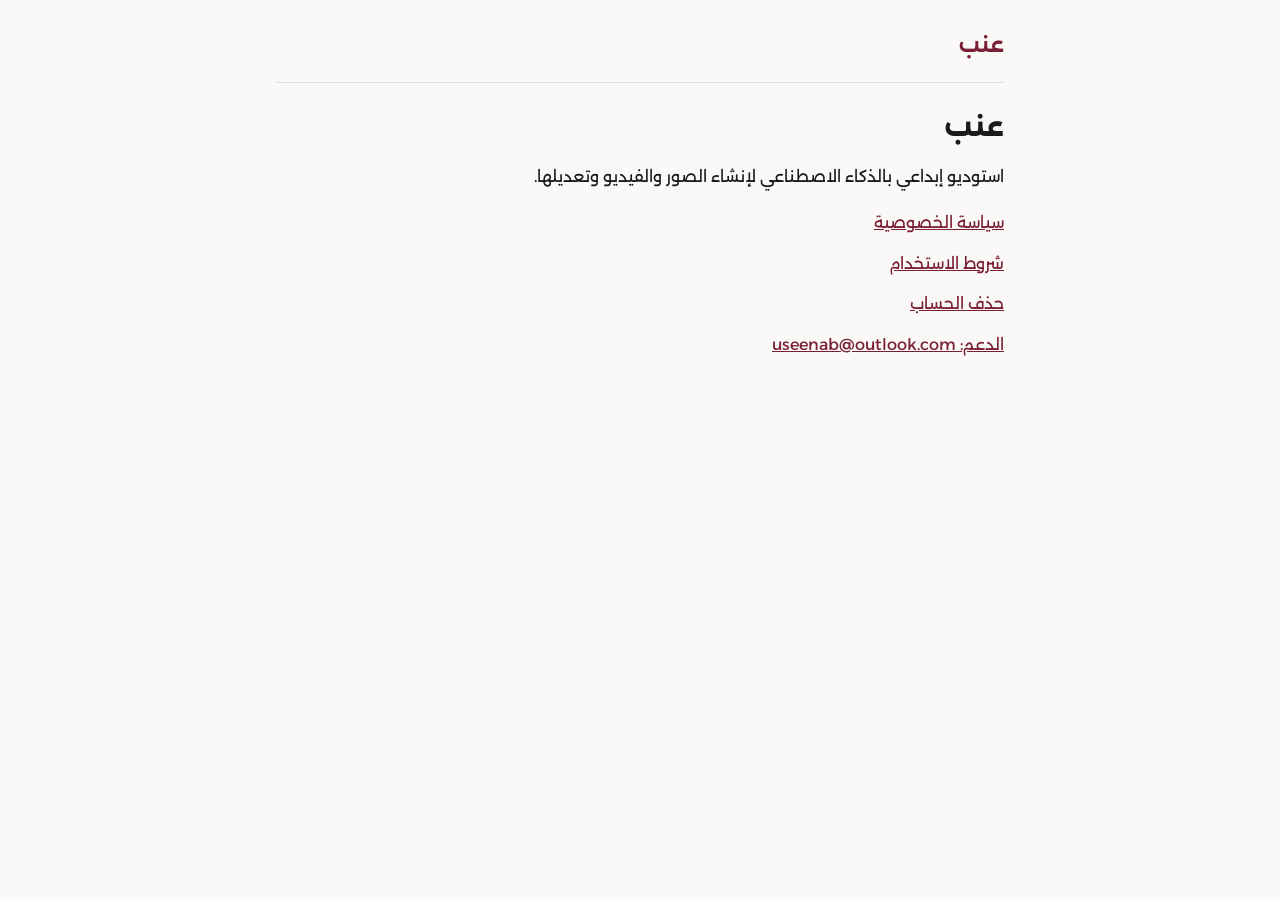
<file: index.html>
<!doctype html>
<html lang="ar" dir="rtl">
<head>
<meta charset="utf-8">
<meta name="viewport" content="width=device-width, initial-scale=1">
<title>عنب</title>
<link rel="stylesheet" href="style.css">
</head>
<body>
<main>
<header><a class="brand" href="./">عنب</a></header>
<h1>عنب</h1>
<p>استوديو إبداعي بالذكاء الاصطناعي لإنشاء الصور والفيديو وتعديلها.</p>
<ul class="links">
<li><a href="privacy.html">سياسة الخصوصية</a></li>
<li><a href="terms.html">شروط الاستخدام</a></li>
<li><a href="privacy.html#delete">حذف الحساب</a></li>
<li><a href="mailto:useenab@outlook.com">الدعم: useenab@outlook.com</a></li>
</ul>
</main>
</body>
</html>
</file>
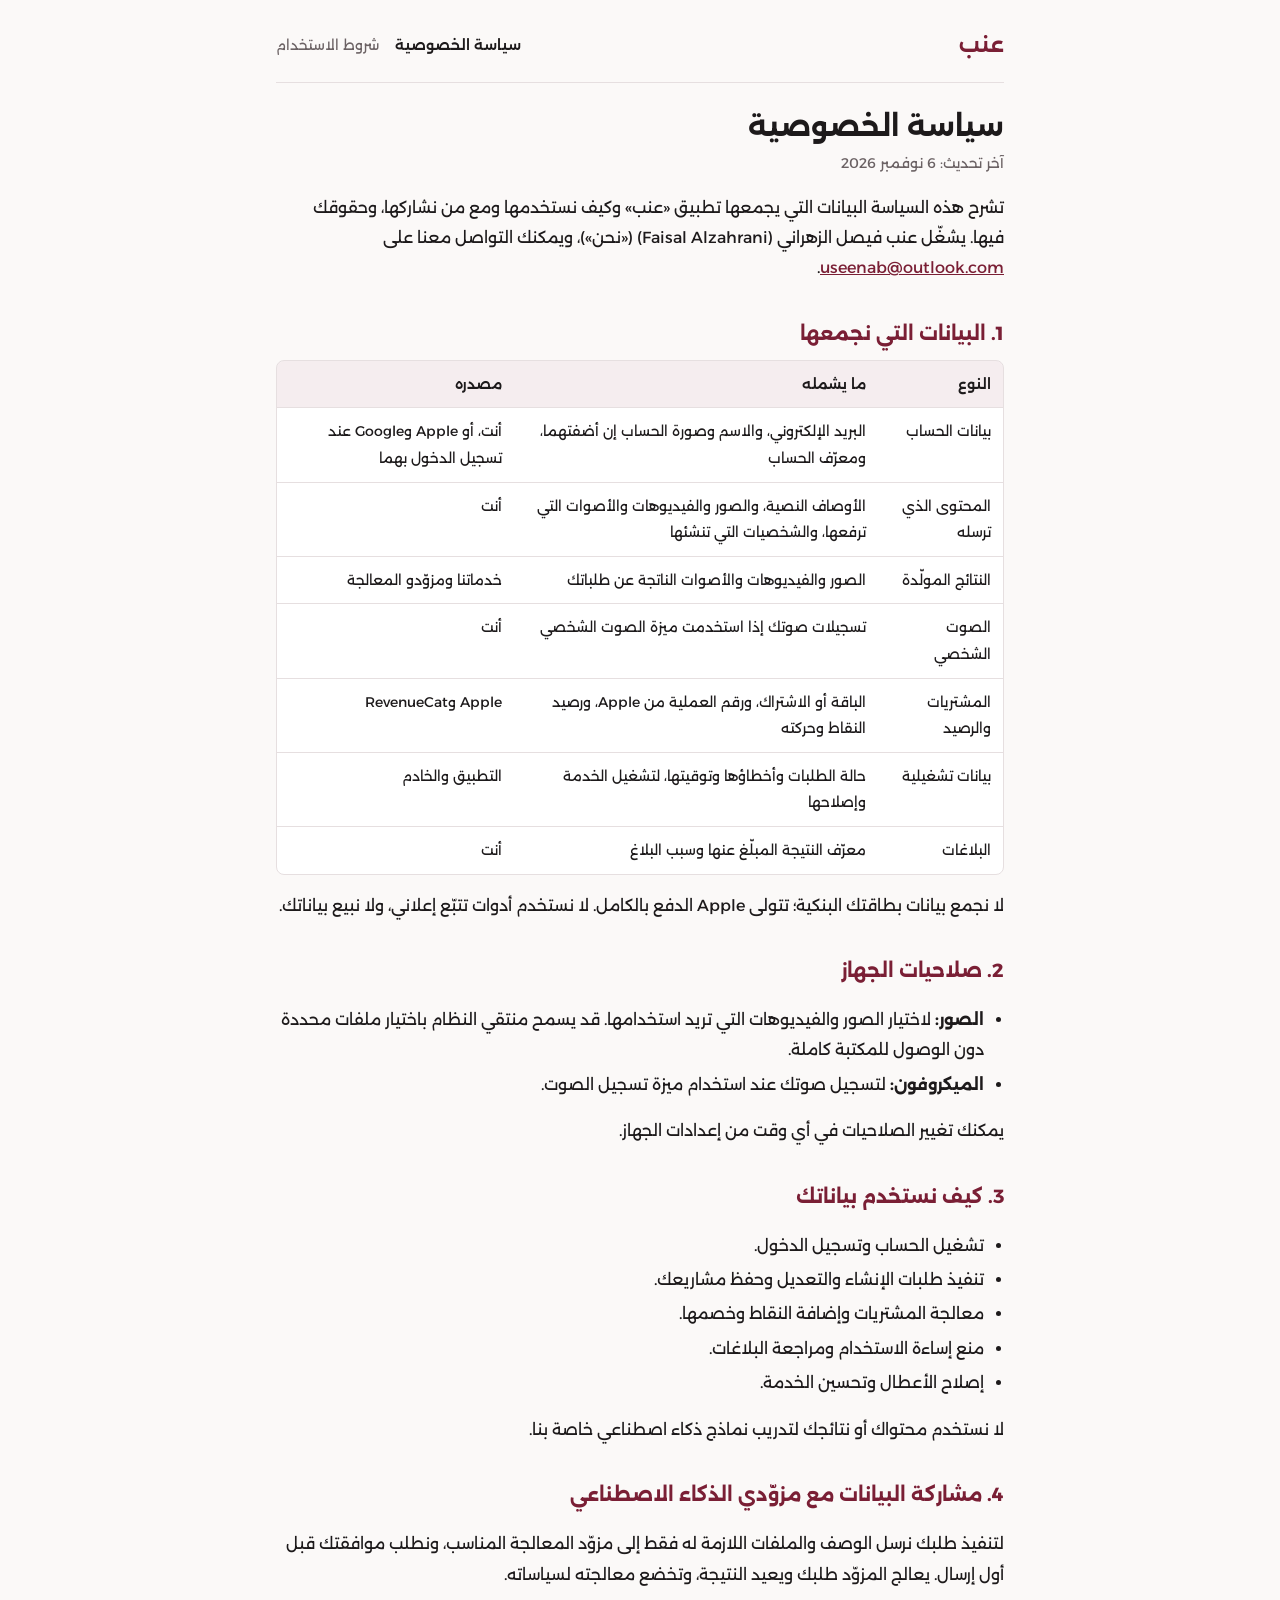
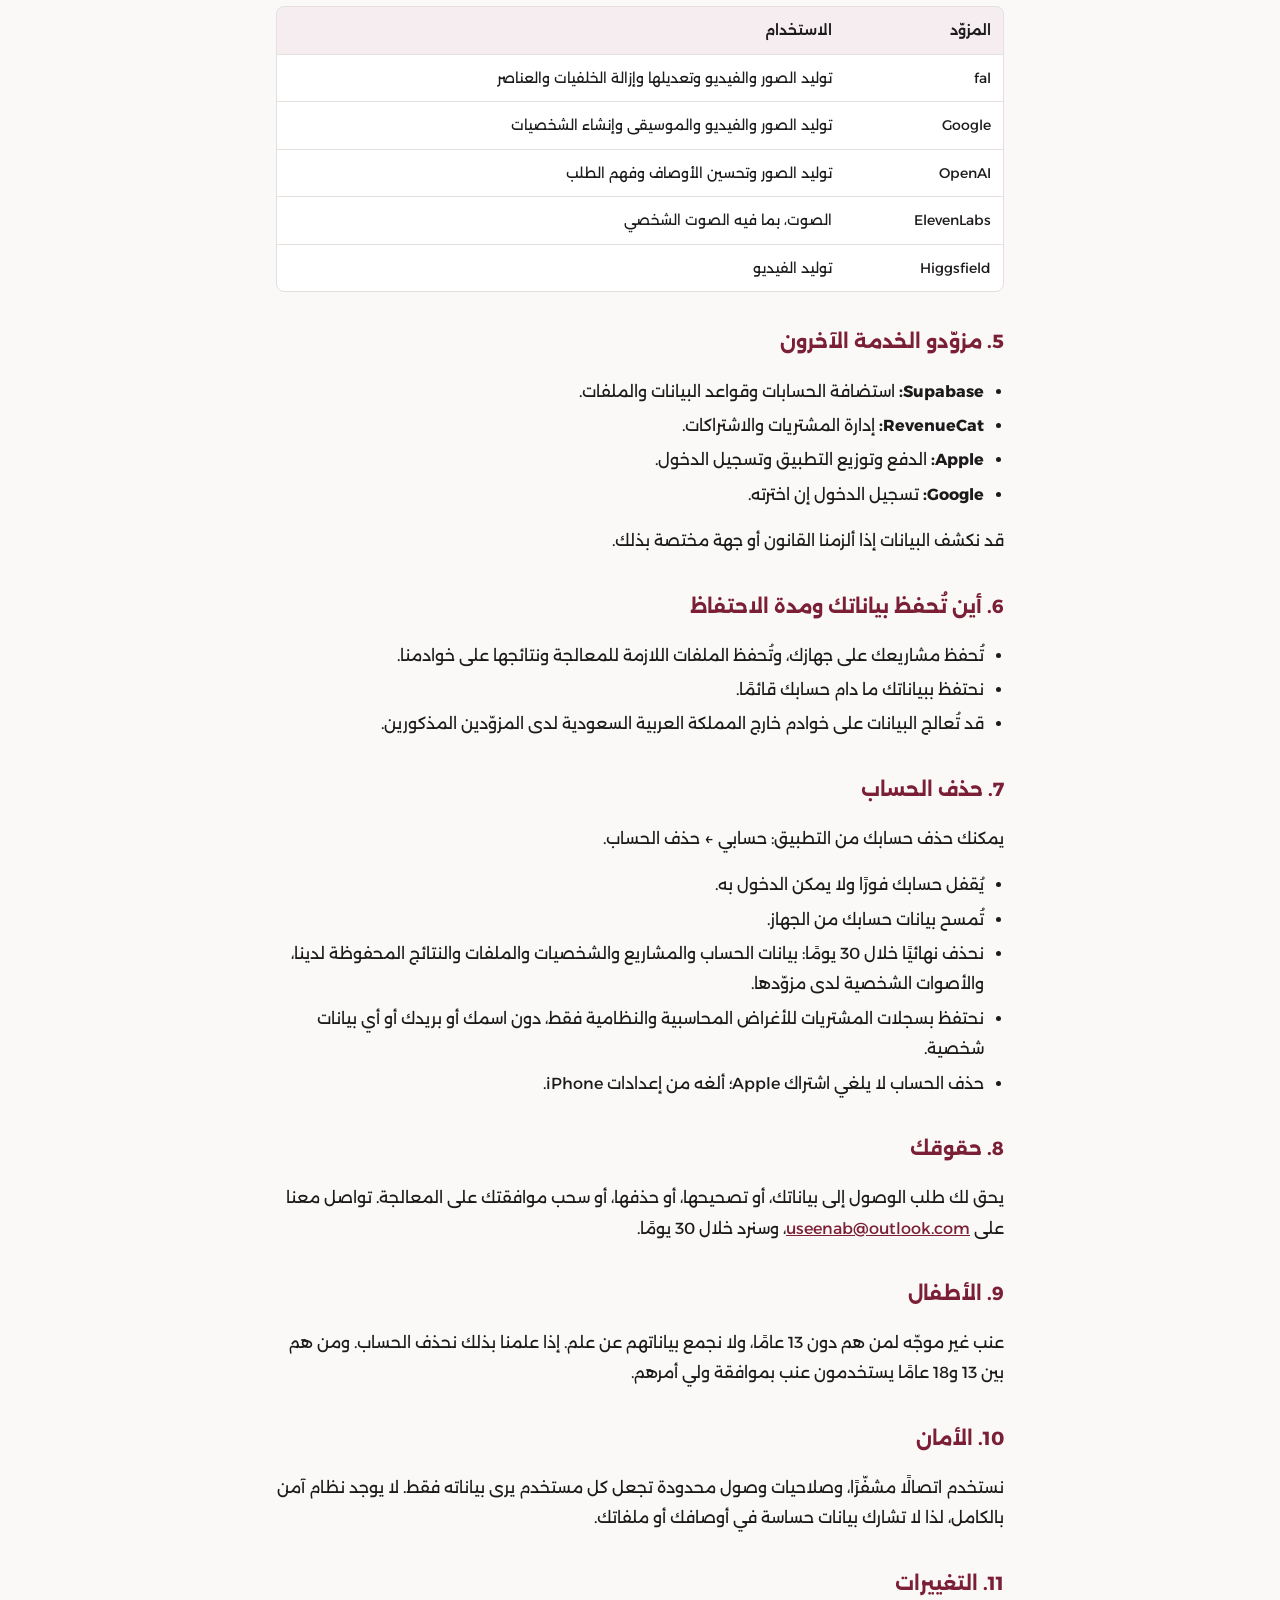
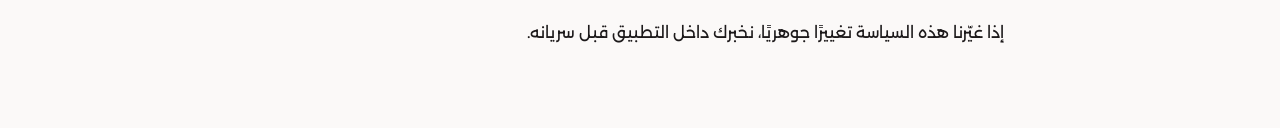
<file: privacy.html>
<!doctype html>
<html lang="ar" dir="rtl">
<head>
<meta charset="utf-8">
<meta name="viewport" content="width=device-width, initial-scale=1">
<title>سياسة الخصوصية — عنب</title>
<link rel="stylesheet" href="style.css">
</head>
<body>
<main>
<header><a class="brand" href="./">عنب</a><nav><a href="privacy.html" aria-current="page">سياسة الخصوصية</a><a href="terms.html">شروط الاستخدام</a></nav></header>
<h1>سياسة الخصوصية</h1>
<p class="meta">آخر تحديث: 6 نوفمبر 2026</p>
<p>تشرح هذه السياسة البيانات التي يجمعها تطبيق «عنب» وكيف نستخدمها ومع من نشاركها، وحقوقك فيها. يشغّل عنب فيصل الزهراني (Faisal Alzahrani) («نحن»)، ويمكنك التواصل معنا على <a href="mailto:useenab@outlook.com">useenab@outlook.com</a>.</p>

<h2>1. البيانات التي نجمعها</h2>
<div class="table"><table>
<thead><tr><th>النوع</th><th>ما يشمله</th><th>مصدره</th></tr></thead>
<tbody>
<tr><td>بيانات الحساب</td><td>البريد الإلكتروني، والاسم وصورة الحساب إن أضفتهما، ومعرّف الحساب</td><td>أنت، أو Apple وGoogle عند تسجيل الدخول بهما</td></tr>
<tr><td>المحتوى الذي ترسله</td><td>الأوصاف النصية، والصور والفيديوهات والأصوات التي ترفعها، والشخصيات التي تنشئها</td><td>أنت</td></tr>
<tr><td>النتائج المولّدة</td><td>الصور والفيديوهات والأصوات الناتجة عن طلباتك</td><td>خدماتنا ومزوّدو المعالجة</td></tr>
<tr><td>الصوت الشخصي</td><td>تسجيلات صوتك إذا استخدمت ميزة الصوت الشخصي</td><td>أنت</td></tr>
<tr><td>المشتريات والرصيد</td><td>الباقة أو الاشتراك، ورقم العملية من Apple، ورصيد النقاط وحركته</td><td>Apple وRevenueCat</td></tr>
<tr><td>بيانات تشغيلية</td><td>حالة الطلبات وأخطاؤها وتوقيتها، لتشغيل الخدمة وإصلاحها</td><td>التطبيق والخادم</td></tr>
<tr><td>البلاغات</td><td>معرّف النتيجة المبلّغ عنها وسبب البلاغ</td><td>أنت</td></tr>
</tbody></table></div>
<p>لا نجمع بيانات بطاقتك البنكية؛ تتولى Apple الدفع بالكامل. لا نستخدم أدوات تتبّع إعلاني، ولا نبيع بياناتك.</p>

<h2>2. صلاحيات الجهاز</h2>
<ul>
<li><strong>الصور:</strong> لاختيار الصور والفيديوهات التي تريد استخدامها. قد يسمح منتقي النظام باختيار ملفات محددة دون الوصول للمكتبة كاملة.</li>
<li><strong>الميكروفون:</strong> لتسجيل صوتك عند استخدام ميزة تسجيل الصوت.</li>
</ul>
<p>يمكنك تغيير الصلاحيات في أي وقت من إعدادات الجهاز.</p>

<h2>3. كيف نستخدم بياناتك</h2>
<ul>
<li>تشغيل الحساب وتسجيل الدخول.</li>
<li>تنفيذ طلبات الإنشاء والتعديل وحفظ مشاريعك.</li>
<li>معالجة المشتريات وإضافة النقاط وخصمها.</li>
<li>منع إساءة الاستخدام ومراجعة البلاغات.</li>
<li>إصلاح الأعطال وتحسين الخدمة.</li>
</ul>
<p>لا نستخدم محتواك أو نتائجك لتدريب نماذج ذكاء اصطناعي خاصة بنا.</p>

<h2>4. مشاركة البيانات مع مزوّدي الذكاء الاصطناعي</h2>
<p>لتنفيذ طلبك نرسل الوصف والملفات اللازمة له فقط إلى مزوّد المعالجة المناسب، ونطلب موافقتك قبل أول إرسال. يعالج المزوّد طلبك ويعيد النتيجة، وتخضع معالجته لسياساته.</p>
<div class="table"><table>
<thead><tr><th>المزوّد</th><th>الاستخدام</th></tr></thead>
<tbody>
<tr><td>fal</td><td>توليد الصور والفيديو وتعديلها وإزالة الخلفيات والعناصر</td></tr>
<tr><td>Google</td><td>توليد الصور والفيديو والموسيقى وإنشاء الشخصيات</td></tr>
<tr><td>OpenAI</td><td>توليد الصور وتحسين الأوصاف وفهم الطلب</td></tr>
<tr><td>ElevenLabs</td><td>الصوت، بما فيه الصوت الشخصي</td></tr>
<tr><td>Higgsfield</td><td>توليد الفيديو</td></tr>
</tbody></table></div>

<h2>5. مزوّدو الخدمة الآخرون</h2>
<ul>
<li><strong>Supabase:</strong> استضافة الحسابات وقواعد البيانات والملفات.</li>
<li><strong>RevenueCat:</strong> إدارة المشتريات والاشتراكات.</li>
<li><strong>Apple:</strong> الدفع وتوزيع التطبيق وتسجيل الدخول.</li>
<li><strong>Google:</strong> تسجيل الدخول إن اخترته.</li>
</ul>
<p>قد نكشف البيانات إذا ألزمنا القانون أو جهة مختصة بذلك.</p>

<h2>6. أين تُحفظ بياناتك ومدة الاحتفاظ</h2>
<ul>
<li>تُحفظ مشاريعك على جهازك، وتُحفظ الملفات اللازمة للمعالجة ونتائجها على خوادمنا.</li>
<li>نحتفظ ببياناتك ما دام حسابك قائمًا.</li>
<li>قد تُعالج البيانات على خوادم خارج المملكة العربية السعودية لدى المزوّدين المذكورين.</li>
</ul>

<h2 id="delete">7. حذف الحساب</h2>
<p>يمكنك حذف حسابك من التطبيق: حسابي ← حذف الحساب.</p>
<ul>
<li>يُقفل حسابك فورًا ولا يمكن الدخول به.</li>
<li>تُمسح بيانات حسابك من الجهاز.</li>
<li>نحذف نهائيًا خلال 30 يومًا: بيانات الحساب والمشاريع والشخصيات والملفات والنتائج المحفوظة لدينا، والأصوات الشخصية لدى مزوّدها.</li>
<li>نحتفظ بسجلات المشتريات للأغراض المحاسبية والنظامية فقط، دون اسمك أو بريدك أو أي بيانات شخصية.</li>
<li>حذف الحساب لا يلغي اشتراك Apple؛ ألغه من إعدادات iPhone.</li>
</ul>

<h2>8. حقوقك</h2>
<p>يحق لك طلب الوصول إلى بياناتك، أو تصحيحها، أو حذفها، أو سحب موافقتك على المعالجة. تواصل معنا على <a href="mailto:useenab@outlook.com">useenab@outlook.com</a>، وسنرد خلال 30 يومًا.</p>

<h2>9. الأطفال</h2>
<p>عنب غير موجّه لمن هم دون 13 عامًا، ولا نجمع بياناتهم عن علم. إذا علمنا بذلك نحذف الحساب. ومن هم بين 13 و18 عامًا يستخدمون عنب بموافقة ولي أمرهم.</p>

<h2>10. الأمان</h2>
<p>نستخدم اتصالًا مشفّرًا، وصلاحيات وصول محدودة تجعل كل مستخدم يرى بياناته فقط. لا يوجد نظام آمن بالكامل، لذا لا تشارك بيانات حساسة في أوصافك أو ملفاتك.</p>

<h2>11. التغييرات</h2>
<p>إذا غيّرنا هذه السياسة تغييرًا جوهريًا، نخبرك داخل التطبيق قبل سريانه.</p>
</main>
</body>
</html>
</file>
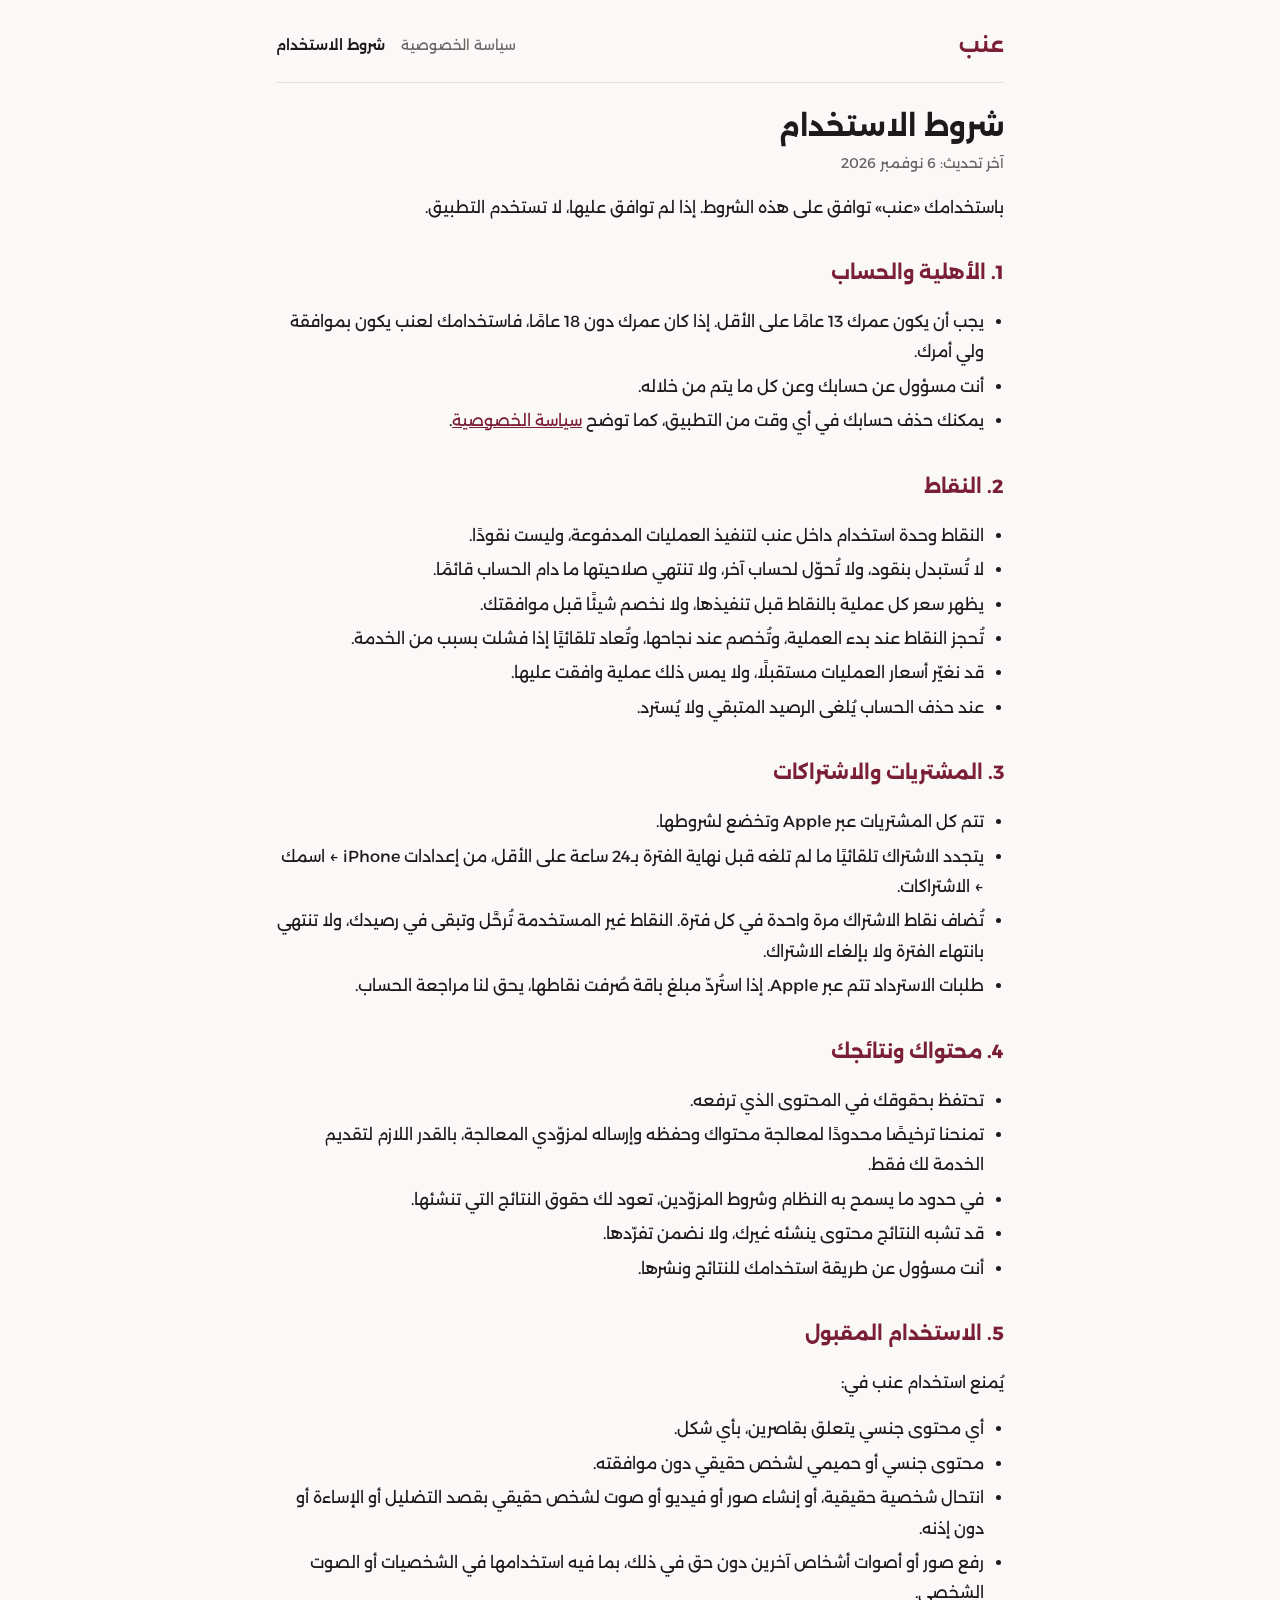
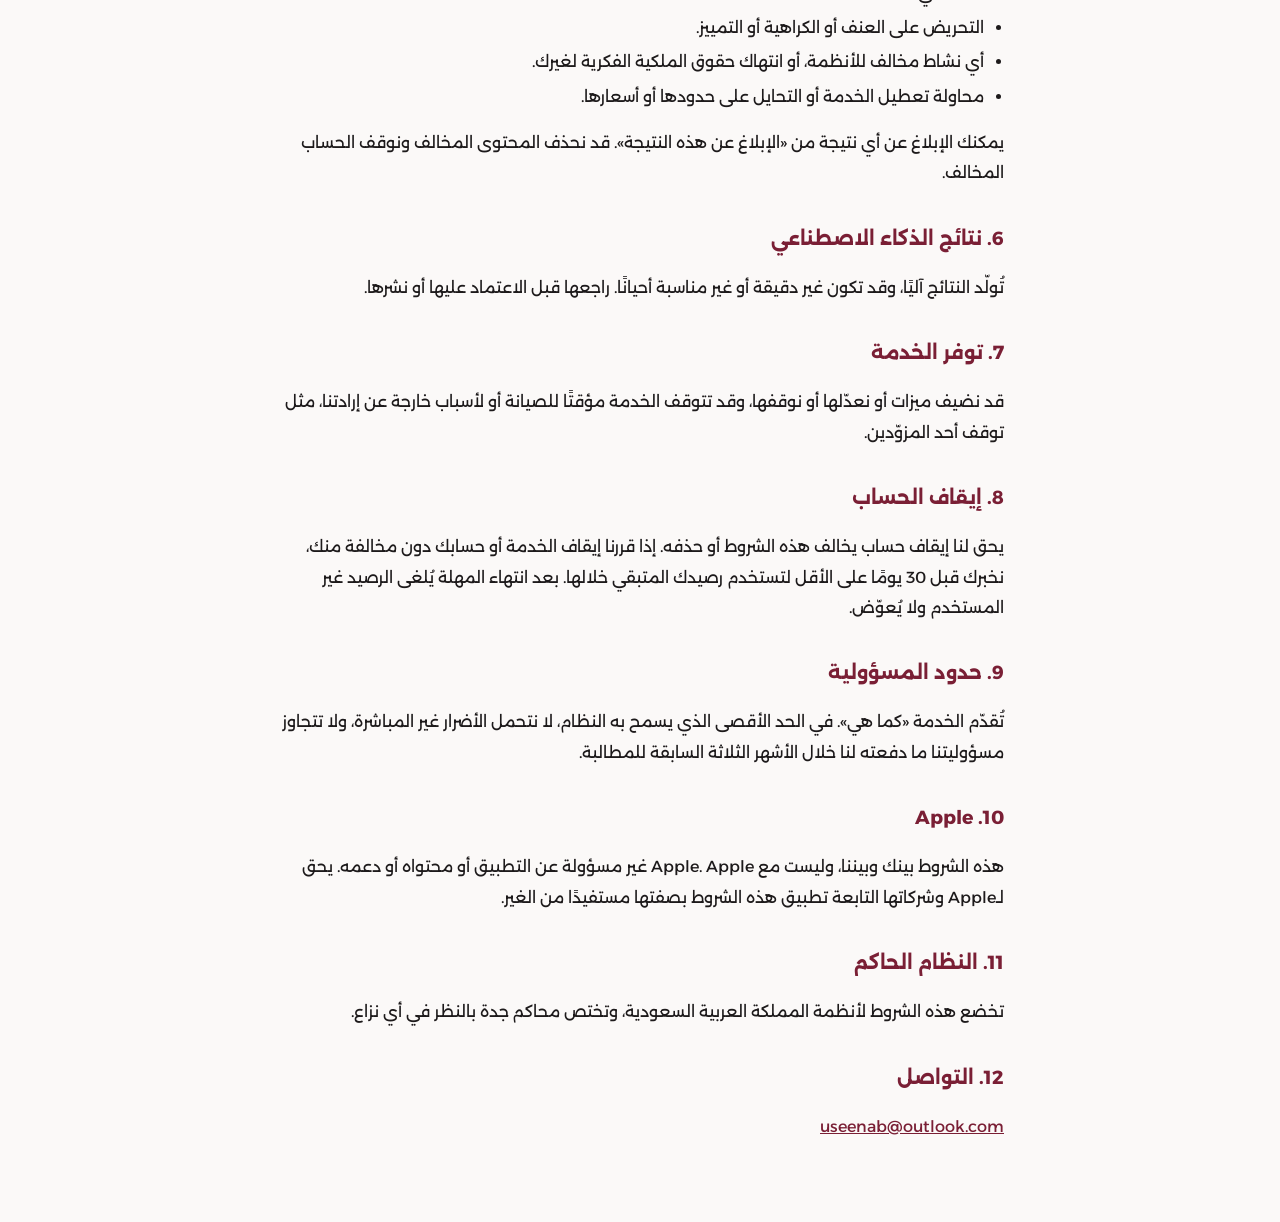
<file: terms.html>
<!doctype html>
<html lang="ar" dir="rtl">
<head>
<meta charset="utf-8">
<meta name="viewport" content="width=device-width, initial-scale=1">
<title>شروط الاستخدام — عنب</title>
<link rel="stylesheet" href="style.css">
</head>
<body>
<main>
<header><a class="brand" href="./">عنب</a><nav><a href="privacy.html">سياسة الخصوصية</a><a href="terms.html" aria-current="page">شروط الاستخدام</a></nav></header>
<h1>شروط الاستخدام</h1>
<p class="meta">آخر تحديث: 6 نوفمبر 2026</p>
<p>باستخدامك «عنب» توافق على هذه الشروط. إذا لم توافق عليها، لا تستخدم التطبيق.</p>

<h2>1. الأهلية والحساب</h2>
<ul>
<li>يجب أن يكون عمرك 13 عامًا على الأقل. إذا كان عمرك دون 18 عامًا، فاستخدامك لعنب يكون بموافقة ولي أمرك.</li>
<li>أنت مسؤول عن حسابك وعن كل ما يتم من خلاله.</li>
<li>يمكنك حذف حسابك في أي وقت من التطبيق، كما توضح <a href="privacy.html#delete">سياسة الخصوصية</a>.</li>
</ul>

<h2>2. النقاط</h2>
<ul>
<li>النقاط وحدة استخدام داخل عنب لتنفيذ العمليات المدفوعة، وليست نقودًا.</li>
<li>لا تُستبدل بنقود، ولا تُحوّل لحساب آخر، ولا تنتهي صلاحيتها ما دام الحساب قائمًا.</li>
<li>يظهر سعر كل عملية بالنقاط قبل تنفيذها، ولا نخصم شيئًا قبل موافقتك.</li>
<li>تُحجز النقاط عند بدء العملية، وتُخصم عند نجاحها، وتُعاد تلقائيًا إذا فشلت بسبب من الخدمة.</li>
<li>قد نغيّر أسعار العمليات مستقبلًا، ولا يمس ذلك عملية وافقت عليها.</li>
<li>عند حذف الحساب يُلغى الرصيد المتبقي ولا يُسترد.</li>
</ul>

<h2>3. المشتريات والاشتراكات</h2>
<ul>
<li>تتم كل المشتريات عبر Apple وتخضع لشروطها.</li>
<li>يتجدد الاشتراك تلقائيًا ما لم تلغه قبل نهاية الفترة بـ24 ساعة على الأقل، من إعدادات iPhone ← اسمك ← الاشتراكات.</li>
<li>تُضاف نقاط الاشتراك مرة واحدة في كل فترة. النقاط غير المستخدمة تُرحَّل وتبقى في رصيدك، ولا تنتهي بانتهاء الفترة ولا بإلغاء الاشتراك.</li>
<li>طلبات الاسترداد تتم عبر Apple. إذا استُردّ مبلغ باقة صُرفت نقاطها، يحق لنا مراجعة الحساب.</li>
</ul>

<h2>4. محتواك ونتائجك</h2>
<ul>
<li>تحتفظ بحقوقك في المحتوى الذي ترفعه.</li>
<li>تمنحنا ترخيصًا محدودًا لمعالجة محتواك وحفظه وإرساله لمزوّدي المعالجة، بالقدر اللازم لتقديم الخدمة لك فقط.</li>
<li>في حدود ما يسمح به النظام وشروط المزوّدين، تعود لك حقوق النتائج التي تنشئها.</li>
<li>قد تشبه النتائج محتوى ينشئه غيرك، ولا نضمن تفرّدها.</li>
<li>أنت مسؤول عن طريقة استخدامك للنتائج ونشرها.</li>
</ul>

<h2>5. الاستخدام المقبول</h2>
<p>يُمنع استخدام عنب في:</p>
<ul>
<li>أي محتوى جنسي يتعلق بقاصرين، بأي شكل.</li>
<li>محتوى جنسي أو حميمي لشخص حقيقي دون موافقته.</li>
<li>انتحال شخصية حقيقية، أو إنشاء صور أو فيديو أو صوت لشخص حقيقي بقصد التضليل أو الإساءة أو دون إذنه.</li>
<li>رفع صور أو أصوات أشخاص آخرين دون حق في ذلك، بما فيه استخدامها في الشخصيات أو الصوت الشخصي.</li>
<li>التحريض على العنف أو الكراهية أو التمييز.</li>
<li>أي نشاط مخالف للأنظمة، أو انتهاك حقوق الملكية الفكرية لغيرك.</li>
<li>محاولة تعطيل الخدمة أو التحايل على حدودها أو أسعارها.</li>
</ul>
<p>يمكنك الإبلاغ عن أي نتيجة من «الإبلاغ عن هذه النتيجة». قد نحذف المحتوى المخالف ونوقف الحساب المخالف.</p>

<h2>6. نتائج الذكاء الاصطناعي</h2>
<p>تُولّد النتائج آليًا، وقد تكون غير دقيقة أو غير مناسبة أحيانًا. راجعها قبل الاعتماد عليها أو نشرها.</p>

<h2>7. توفر الخدمة</h2>
<p>قد نضيف ميزات أو نعدّلها أو نوقفها، وقد تتوقف الخدمة مؤقتًا للصيانة أو لأسباب خارجة عن إرادتنا، مثل توقف أحد المزوّدين.</p>

<h2>8. إيقاف الحساب</h2>
<p>يحق لنا إيقاف حساب يخالف هذه الشروط أو حذفه. إذا قررنا إيقاف الخدمة أو حسابك دون مخالفة منك، نخبرك قبل 30 يومًا على الأقل لتستخدم رصيدك المتبقي خلالها. بعد انتهاء المهلة يُلغى الرصيد غير المستخدم ولا يُعوّض.</p>

<h2>9. حدود المسؤولية</h2>
<p>تُقدّم الخدمة «كما هي». في الحد الأقصى الذي يسمح به النظام، لا نتحمل الأضرار غير المباشرة، ولا تتجاوز مسؤوليتنا ما دفعته لنا خلال الأشهر الثلاثة السابقة للمطالبة.</p>

<h2>10. Apple</h2>
<p>هذه الشروط بينك وبيننا، وليست مع Apple. Apple غير مسؤولة عن التطبيق أو محتواه أو دعمه. يحق لـApple وشركاتها التابعة تطبيق هذه الشروط بصفتها مستفيدًا من الغير.</p>

<h2>11. النظام الحاكم</h2>
<p>تخضع هذه الشروط لأنظمة المملكة العربية السعودية، وتختص محاكم جدة بالنظر في أي نزاع.</p>

<h2>12. التواصل</h2>
<p><a href="mailto:useenab@outlook.com">useenab@outlook.com</a></p>
</main>
</body>
</html>
</file>
<file: style.css>
@import url('https://fonts.googleapis.com/css2?family=Alexandria:wght@400;600&display=swap');
:root{--bg:#fbf9f8;--text:#1d1a1b;--muted:#6b6264;--line:#e6dfe0;--accent:#7a1f35;--surface:#fff}
@media (prefers-color-scheme:dark){:root{--bg:#0e0c0d;--text:#f1ecec;--muted:#a59a9c;--line:#2c2527;--accent:#d06a84;--surface:#171315}}
*{box-sizing:border-box}
body{margin:0;background:var(--bg);color:var(--text);font-family:Alexandria,system-ui,sans-serif;line-height:1.9;font-size:16px}
main{max-width:760px;margin:0 auto;padding:24px 16px 64px}
header{display:flex;justify-content:space-between;align-items:center;gap:16px;flex-wrap:wrap;padding-bottom:16px;border-bottom:1px solid var(--line);margin-bottom:24px}
.brand{font-weight:600;font-size:22px;color:var(--accent);text-decoration:none}
nav{display:flex;gap:16px;font-size:14px}
nav a{color:var(--muted);text-decoration:none}
nav a[aria-current=page]{color:var(--text);font-weight:600}
h1{font-size:28px;line-height:1.4;margin:0 0 4px}
h2{font-size:19px;margin:32px 0 8px;color:var(--accent)}
.meta{color:var(--muted);font-size:14px;margin-top:0}
a{color:var(--accent)}
ul{padding-inline-start:20px}
li{margin:4px 0}
.table{overflow-x:auto;border:1px solid var(--line);border-radius:8px;background:var(--surface)}
table{border-collapse:collapse;width:100%;font-size:14px;min-width:480px}
th,td{text-align:right;padding:10px 12px;border-bottom:1px solid var(--line);vertical-align:top}
th{font-weight:600;background:color-mix(in srgb,var(--accent) 8%,transparent)}
tr:last-child td{border-bottom:none}
.links{list-style:none;padding:0}
.links li{margin:10px 0}
</file>
